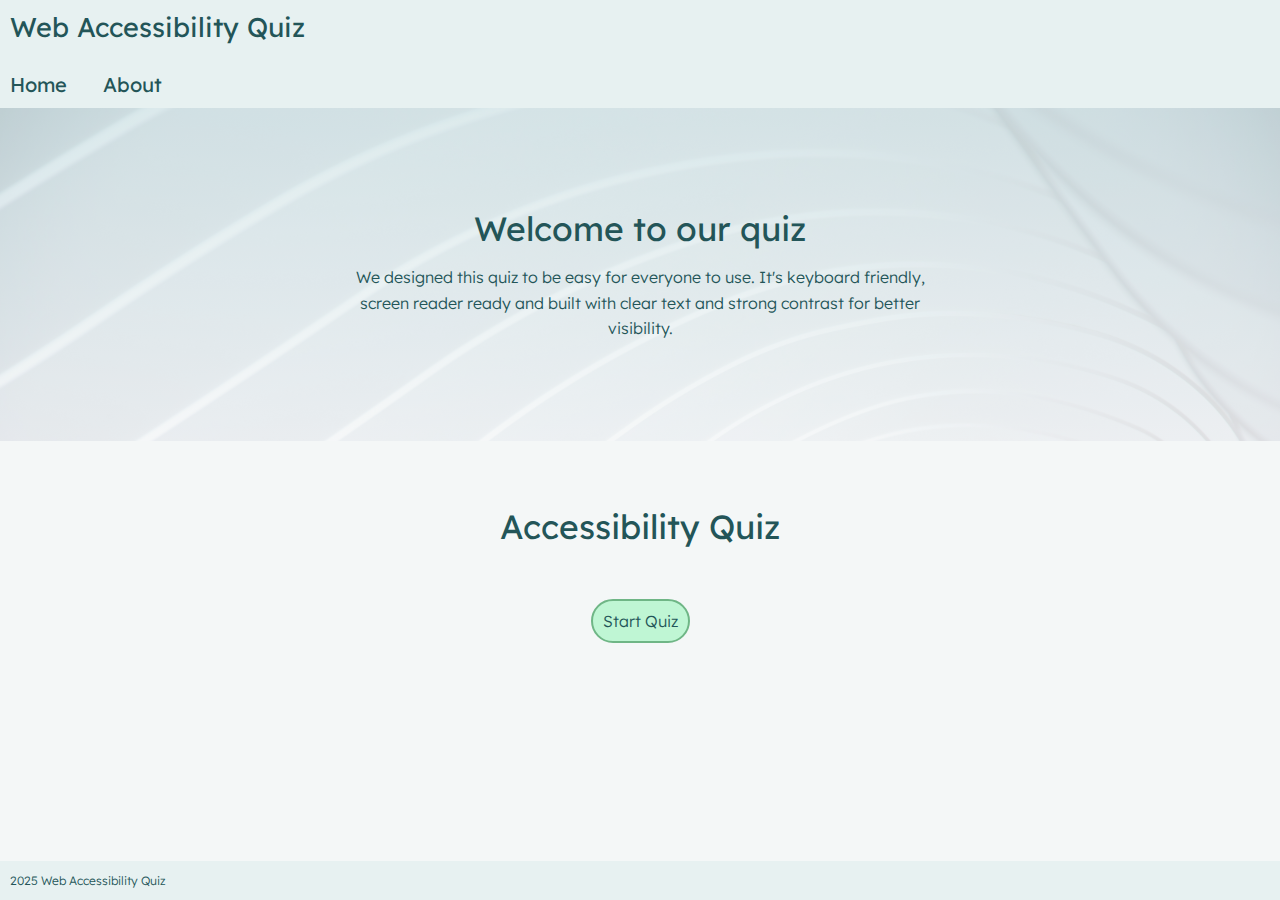
<file: index.html>
<!DOCTYPE html>
<html lang="en">

<head>
  <meta charset="UTF-8" />
  <meta
    name="viewport"
    content="width=device-width, initial-scale=1.0"
  />
  <title>Web Accessibility Quiz</title>
  <link
    rel="preconnect"
    href="https://fonts.googleapis.com"
  >
  <link
    rel="preconnect"
    href="https://fonts.gstatic.com"
    crossorigin
  >
  <link
    href="https://fonts.googleapis.com/css2?family=Lexend:wght@100..900&display=swap"
    rel="stylesheet"
  >
  <link
    rel="stylesheet"
    href="css/styles.css"
  />
</head>

<body>
  <!--skip link -->
  <a
    href="#main-content"
    class="skip-link"
  >Skip to main content</a>
  <!-- header -->
  <header id="header">
    <div class="header-content">
      <h1>Web Accessibility Quiz</h1>
      <nav
        role="navigation"
        aria-label="Main menu"
      >
        <ul class="nav-list">
          <li>
            <a href="index.html">Home</a>
          </li>
          <li>
            <a href="about.html">About</a>
          </li>
        </ul>
      </nav>
    </div>
  </header>

  <main id="main-content">

    <section id="introduction">
      <div class="text-container">
        <h2>Welcome to our quiz</h2>
        <p>We designed this quiz to be easy for everyone to use. It's keyboard friendly, screen reader ready and built
          with clear text and strong contrast for better visibility.</p>
      </div>
      <div class="img-container">
        <img
          class="decorative-img"
          src="assets/img1.jpg"
          alt=""
          role="presentation"
        >
      </div>
    </section>

    <section id="quiz">
      <h2>Accessibility Quiz</h2>
      <!-- progress bar -->
      <div
        class="quiz-progress"
        role="status"
        aria-live="polite"
      >
        <div class="progress-bar">
          <div class="progress-fill"></div>
        </div>
        <p class="progress-text"></p>
      </div>
      <!-- start quiz -->
      <button
        id="start-button"
        type="button"
        class="btn"
      >Start Quiz</button>

      <!-- quiz starts -->
      <form
        id="quiz-form"
        hidden
      >
        <fieldset class="question" aria-labelledby="q1-legend">
          <legend>1</legend>
          <h3>What does WCAG stand for?</h3>
          <div class="answer-options">
            <div>
              <input
                type="radio"
                name="question1"
                id="q1a"
                value="a"
              >
              <label
                class="btn"
                for="q1a"
              ><span class="abc-index">A</span> World Content
                Accessibility Guidelines
              </label>
            </div>
            <div>
              <input
                type="radio"
                name="question1"
                id="q1b"
                value="b"
              >
              <label
                class="btn"
                for="q1b"
              ><span class="abc-index">B</span> World Wide Web Consortium</label>
            </div>
            <div>
              <input
                type="radio"
                name="question1"
                id="q1c"
                value="c"
              >
              <label
                class="btn"
                for="q1c"
              ><span class="abc-index">C</span> Web Content Accessibility Guidelines</label>
            </div>
          </div>

          <div
            class="error"
            role="alert"
          ></div>
          <!--submit answer -->
          <button
            class="submit-btn"
            type="submit"
          >Submit</button>
        </fieldset>
        <!-- question 2 -->
        <fieldset class="question" aria-labelledby="q2-legend">
          <legend>2</legend>
          <h3>What is the most common target of WCAG level of conformance for many websites?</h3>
          <div class="answer-options">
            <div>
              <input
                type="radio"
                name="question2"
                id="q2a"
                value="a"
              >
              <label
                class="btn"
                for="q2a"
              ><span class="abc-index">A</span> Level A</label>
            </div>
            <div>
              <input
                type="radio"
                name="question2"
                id="q2b"
                value="b"
              >
              <label
                class="btn"
                for="q2b"
              ><span class="abc-index">B</span> Level AA</label>
            </div>
            <div>
              <input
                type="radio"
                name="question2"
                id="q2c"
                value="c"
              >
              <label
                class="btn"
                for="q2c"
              ><span class="abc-index">C</span> Level AAA</label>
            </div>
          </div>

          <div
          class="error"
          role="alert"
        ></div>
          <!--submit answer -->
          <button
            class="submit-btn"
            type="submit"
          >Submit</button>
        </fieldset>
        <!-- question 3 -->
        <fieldset class="question" aria-labelledby="q3-legend">
          <legend>3</legend>
          <h3>What is the purpose of ARIA landmark roles?</h3>
          <div class="answer-options">
            <div>
              <input
                type="radio"
                name="question3"
                id="q3a"
                value="a"
              >
              <label
                class="btn"
                for="q3a"
              ><span class="abc-index">A</span> A way to style web-pages using CSS classes</label>
            </div>
            <div>
              <input
                type="radio"
                name="question3"
                id="q3b"
                value="b"
              >
              <label
                class="btn"
                for="q3b"
              ><span class="abc-index">B</span> A way to classify and label sections of a page for assistive
                technology</label>
            </div>
            <div>
              <input
                type="radio"
                name="question3"
                id="q3c"
                value="c"
              >
              <label
                class="btn"
                for="q3c"
              ><span class="abc-index">C</span> A way to improve the SEO ranking of the web-site</label>
            </div>
          </div>

          <div
          class="error"
          role="alert"
        ></div>
          <!--submit answer -->
          <button
            class="submit-btn"
            type="submit"
          >Submit</button>
        </fieldset>
        <!-- question 4 -->
        <fieldset class="question" aria-labelledby="q4-legend">
          <legend>4</legend>
          <h3>What is a "keyboard trap" in web accessibility?</h3>
          <div class="answer-options">
            <div>
              <input
                type="radio"
                name="question4"
                id="q4a"
                value="a"
              >
              <label
                class="btn"
                for="q4a"
              ><span class="abc-index">A</span> A situation where a user cannot navigate away from an element using only
                the
                keyboard</label>
            </div>
            <div>
              <input
                type="radio"
                name="question4"
                id="q4b"
                value="b"
              >
              <label
                class="btn"
                for="q4b"
              ><span class="abc-index">B</span> A situation where screen readers fail to read content properly for
                users</label>
            </div>
            <div>
              <input
                type="radio"
                name="question4"
                id="q4c"
                value="c"
              >
              <label
                class="btn"
                for="q4c"
              ><span class="abc-index">C</span> A situation where a user is unable to use their mouse on a
                webpage</label>
            </div>
          </div>

          <div
          class="error"
          role="alert"
        ></div>
          <!--submit answer -->
          <button
            class="submit-btn"
            type="submit"
          >Submit</button>
        </fieldset>
      </form>

      <div
        id="message-container"
        class="message-container"
        hidden
      ></div>

    </section>

    <section
      id="results-container"
      class="results-container"
      aria-live ="polite"
      hidden
    ></section>

    <div
      id="announcer"
      class="visually-hidden"
      aria-live="polite"
    ></div>

  </main>

  <footer id="footer">
    <p> 2025 Web Accessibility Quiz</p>
  </footer>
  <script src="js/main.js"></script>
</body>

</html>

<!--by Mimmi, Selin, Tiago and Alex – Technigo2025 -->

<!--Fix footer-->
<!--style result-container-->
<!--look through aria-elements are we doing those correctly-->

<!--new branch newfix-->
</file>
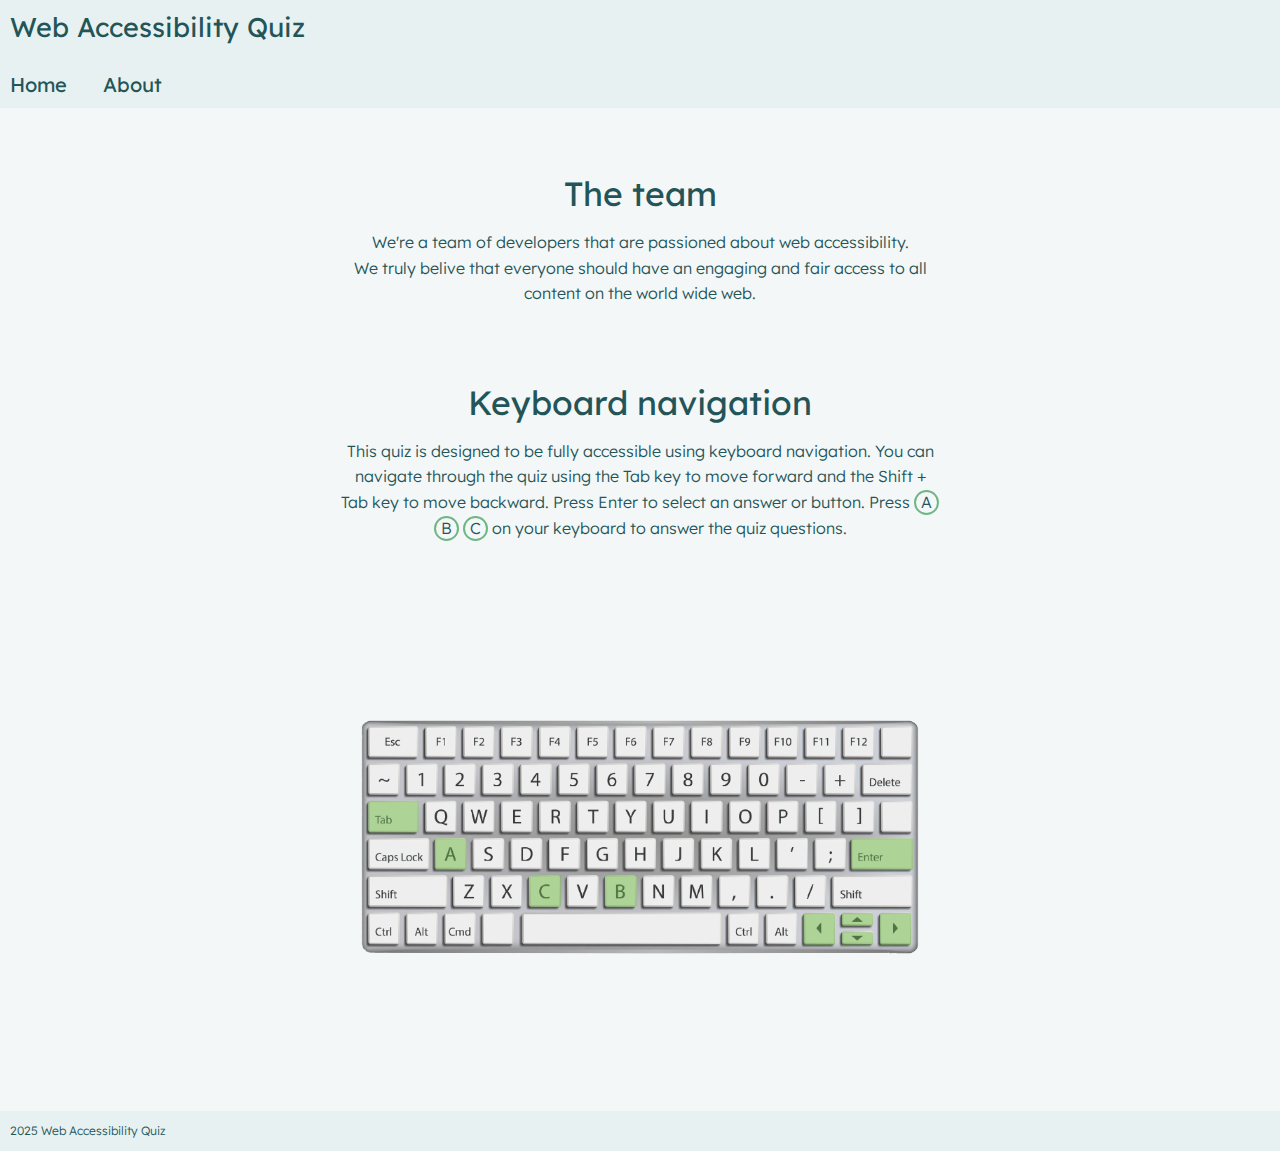
<file: about.html>
<!DOCTYPE html>
<html lang="en">

<head>
  <meta charset="UTF-8" />
  <meta
    name="viewport"
    content="width=device-width, initial-scale=1.0"
  />
  <title>Web Accessibility Quiz</title>
  <link
    rel="preconnect"
    href="https://fonts.googleapis.com"
  >
  <link
    rel="preconnect"
    href="https://fonts.gstatic.com"
    crossorigin
  >
  <link
    href="https://fonts.googleapis.com/css2?family=Lexend:wght@100..900&display=swap"
    rel="stylesheet"
  >
  <link
    rel="stylesheet"
    href="css/styles.css"
  />
</head>

<body>
  <a
    href="#main-content"
    class="skip-link"
  >Skip to main content</a> <!-- look up if it has to be skip to main content -->
  <header id="header">
    <div class="header-content">
      <h1>Web Accessibility Quiz</h1> <!-- add a smiley :)-->
      <nav
        role="navigation"
        aria-label="Main menu"
      >
        <ul class="nav-list">
          <li>
            <a href="index.html">Home</a>
          </li>
          <li>
            <a href="about.html">About</a>
          </li>
        </ul>
      </nav>
    </div>

  </header>

  <main id="main-content">
    <!-- Remember to add a informative image --> <!-- about -->

    <section id="about">
      <h2>The team</h2>
      <p> We're a team of developers that are passioned about web accessibility.
        <br> We truly belive that everyone should have an engaging and fair access to all content on the world wide
        web.
      </p>
    </section>

    <section class="navigation-info">
      <img
        class="descriptive-img"
        src="assets/descriptive-image.png"
        alt="keyboard navigation info"
      >
      <div class="nav-text-container">
        <h2>Keyboard navigation</h2>
        <p>
          This quiz is designed to be fully accessible using keyboard navigation. You can navigate through the quiz
          using the <strong>Tab</strong> key to move forward and the <strong>Shift + Tab</strong> key to move backward.
          Press <strong>Enter</strong> to select an answer or button.
          Press <span class="abc-index">A</span> <span class="abc-index">B</span> <span class="abc-index">C</span> on
          your keyboard to
          answer the quiz questions.
        </p>
      </div>

    </section>
  </main>
    <footer id="footer">
      <p> 2025 Web Accessibility Quiz</p>
    </footer>
    <script src="js/main.js"></script>
</body>

</html>

<!--by Mimmi, Selin, Tiago and Alex – Technigo2025 -->
</file>
<file: css/styles.css>
*,
html {
  margin: 0;
  padding: 0;
  box-sizing: border-box;
  font-family: "Lexend", Arial, Helvetica, sans-serif;
  font-weight: 300;
  font-optical-sizing: auto;
}

body {
  display: flex;
  flex-direction: column;
  background-color: #F4F7F7;
  color: #235558;
  min-height: 100vh;
}

h1 {
  font-size: 27px;
}


h1,
h2,
h3 {
  font-weight: 400;
  margin-bottom: 1rem;
}

.header-content h1 {
  padding: 10px;
}


p {
  max-width: 600px;
  margin: 0 auto;
  font-size: 16px;
  line-height: 1.6;
}

.skip-link {
  position: absolute;
  top: -50px;
  right: 0;
  text-decoration: none;
  padding: 10px;
  background: #235558;
  color: white;
  cursor: pointer;
  z-index: 100;
  transition: top 0.3s;
}

.skip-link:focus-visible {
  top: 0;
  outline-offset: 2px;
}

#header {
  background: #E7F1F1;
  padding-bottom: 10px;
}

.nav-list {
  display: flex;
  gap: 1rem;
  text-decoration: none;
  list-style: none;
}

a {
  text-decoration: none;
  font-size: 20px;
  font-weight: 400;
  color: #235558;
  padding: 10px;
}

a:hover {
  background-color: #CCE3E4;
}


#main-content {
  flex-grow: 1;
}

#introduction {
  display: flex;
  flex-direction: column;
  align-items: center;
  justify-content: center;
  margin: 0 auto;
  text-align: center;
  margin-bottom: 4rem;
}




.text-container {
  position: absolute;
  width: 100%;
  padding: 1rem;
}

.img-container {
  position: relative;
  background-color: #E9F1F1;
  background: -webkit-linear-gradient(#CCE3E4cc, #F5F7F7cc);
  top: 0;
  z-index: -1;
  width: 100%;
  height: 37vh;
  overflow: hidden;
}

.decorative-img {
  max-width: 100%;
  width: 100%;
  height: auto;
  object-fit: cover;
  opacity: 0.3;

}

#about {
  text-align: center;
  margin: 4rem auto;
  margin-bottom: 4rem;
}

.navigation-info {
  display: flex;
  justify-content: center;
  align-items: center;
  flex-wrap: wrap-reverse;
  padding: 10px;
  margin-bottom: 4rem;
  text-align: center;
}

.descriptive-img {
  max-width: 600px;
  width: 100%;
  height: 100%;
  margin-top: 2rem;
}

/*quiz styling*/

#quiz {
  display: flex;
  flex-direction: column;
  align-items: center;
  justify-content: center;
  margin: 2rem auto;
}

.quiz-progress {
  margin-bottom: 1rem;
}

.progress-bar {
  background-color: #E7F1F1;
  border-radius: 8px;
  height: 20px;
  overflow: hidden;
  position: relative;
}

.progress-fill {
  background-color: #235558;
  height: 100%;
  width: 0%;
  transition: width 0.3s ease;
  border-radius: 8px;
}

legend {
  display: flex;
  justify-content: center;
  align-items: center;
  font-size: 30px;
  /* color: #235558; */
  background-color: #BFF6D4;
  padding: 10px;
  border: 2px solid #bababa;
  border-radius: 50%;
  width: 50px;
  height: 50px;
}

.question {
  display: none;
  /* color: #235558; */
  flex-direction: column;
  align-items: flex-start;
  border: 2px solid #bababa;
  border-radius: 15px;
  width: auto;
  max-width: 500px;
  padding: 10px;
  margin: 5px;
}

.answer-options {
  display: flex;
  flex-direction: column;
  gap: 15px;
}

input[type="radio"] {
  appearance: none;
}

.abc-index {
  display: inline-flex;
  justify-content: center;
  align-items: center;
  padding: 4px;
  height: 25px;
  width: 25px;
  border-radius: 50%;
  background-color: #F4F7F7;
  border: #6FB686 solid 2px;
  box-sizing: border-box;
}

.submit-btn {
  align-self: flex-end;
  margin-top: 1rem;
}

label.btn,
button.submit-btn,
#start-button,
.continue-btn {
  display: inline-block;
  color: #235558;
  font-size: 16px;
  background-color: #BFF6D4;
  padding: 10px 10px;
  border-radius: 25px;
  border: #6FB686 solid 2px;
  cursor: pointer;
}

label.btn:hover,
button.submit-btn:hover,
#start-button:hover,
.continue-btn:hover {
  background-color: #b2daff;
  border: #004280 solid 2px;
  box-shadow: #235558 0px 0px 10px;
}

/* style buttons when in focus */
button.submit-btn:focus-visible,
#start-button:focus-visible,
.continue-btn:focus-visible {
  outline: 2px solid #235558;
  outline-offset: 5px;
}


input[type="radio"]:checked+label {
  background-color: #00ff62;
  border-color: #00ff62;
}

/* style label when radio button is in focus */
input[type="radio"]:focus-visible+label {
  outline: 2px solid #235558;
  outline-offset: 5px;
}


.submit-btn {
  align-self: flex-end;
}

main {
  flex-grow: 1;
}

footer {
  /* position: fixed; */
  /* bottom: 0; */
  margin-top: auto;
  background: #E7F1F1;
  /* height: 50px; */
  width: 100%;
}

footer p {
  padding: 10px;
  align-items: left;
  font-size: 12px;
  margin: 0;
}

.error {
  color: red;
  font-size: 16px;
  padding: 15px 10px 10px 10px;
}

.message-container {
  display: none;
  /* color: #235558; */
  flex-direction: column;
  align-items: flex-end;
  gap: 15px;
  border: 2px solid #bababa;
  border-radius: 15px;
  width: auto;
  max-width: 500px;
  padding: 20px;
  margin: 10px 5px;
}

.results-container {
  display: none;
  flex-direction: column;
  align-items: center;
  gap: 30px;
  border: 2px solid #bababa;
  border-radius: 15px;
  width: auto;
  max-width: 500px;
  padding: 50px;
  margin: auto;
  margin-bottom: 50px;
  text-align: center;
}

.results-container p {
  font-size: 24px;
}

.visually-hidden {
  position: absolute;
  width: 1px;
  height: 1px;
  padding: 0;
  margin: -1px;
  overflow: hidden;
  clip: rect(0, 0, 0, 0);
  white-space: nowrap;
  border: 0;
}

.quiz-gif {
  max-width: 100%;
  width: 200px;
  height: auto;
  margin-top: 1rem;
  border-radius: 12px;
  box-shadow: 0 4px 10px rgba(0, 0, 0, 0.1);
}

.results-container h2 {
  font-size: 28px;
  color: #235558;
  text-align: center;
  margin-bottom: 1rem;
}

/* 
- fix the shadows on answer btn when hoovering 
- maybe other colors idk 
- fix the font size of the question?
- fix the font size of the submit button
- fix legend size and centering
*/


/* LEXEND font class for a variable style

// <weight>: Use a value from 100 to 900
// <uniquifier>: Use a unique and descriptive class name

.lexend-<uniquifier> {
  font-family: "Lexend", sans-serif;
  font-optical-sizing: auto;
  font-weight: <weight>;
  font-style: normal;
}
  */

@media screen and (min-device-width: 320px) and (max-device-width: 1200) {
  body {
    font-size: 1rem;
  }
}

@media (min-width: 768px) {
  body {
    font-size: 1.2rem;
  }

}

@media (min-width: 1024px) {
  body {
    font-size: 1.4rem;
  }

  .navigation-info {
    gap: 4rem;
  }
}
</file>
